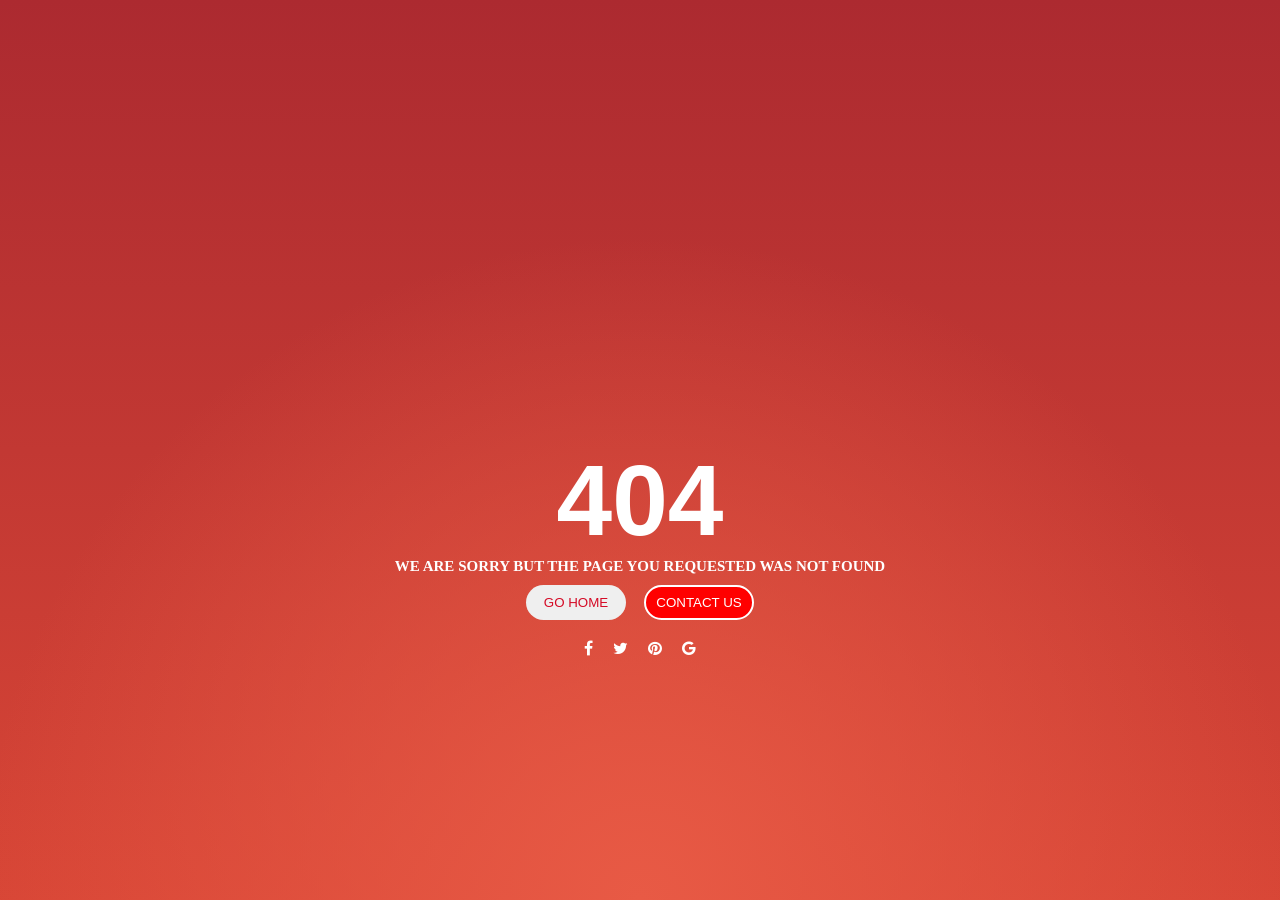
<file: 404 error assignment/index.html>
<!DOCTYPE html>
<html lang="en">
<head>
    <meta charset="UTF-8">
    <meta name="viewport" content="width=device-width, initial-scale=1.0">
    <title>Document</title>
    <link rel="stylesheet" href="https://cdnjs.cloudflare.com/ajax/libs/font-awesome/4.7.0/css/font-awesome.min.css">
    <link rel="stylesheet" href="style.css">
</head>
<body>
     <div class="my-box">
    <h1>404</h1>
    
    <h3>WE ARE SORRY BUT THE PAGE YOU REQUESTED WAS NOT FOUND</h3>
    <div class="button">
        <a href="#"><button class="gohome">GO HOME</button> </a>
       <a href="#"> <button class="contactus">CONTACT US</button></a>
    </div>
    <div class="icons">
        <a href="https://www.facebook.com/" target="_blank"rel="noopener noreferrer" title="Facebook" >
       <span class="fa fa-facebook"></span>
    </a>
    <a href="http://www.twitter.com/"target="_blank"rel="noopener noreferrer" title="Twitter"  >
        <span class="fa fa-twitter"></span>
    </a>
    <a href="https://www.pinterest.com" target="_blank" rel="noopener noreferrer" title="Pinterest">
        <span class="fa fa-pinterest"></span>
    </a>
    <a href="http://www.google.com" target="_blank"rel="noopener noreferrer" title="Google">
        <span class="fa fa-google"></span>
    </a>
    </div>
    


</body>
</html>
</file>
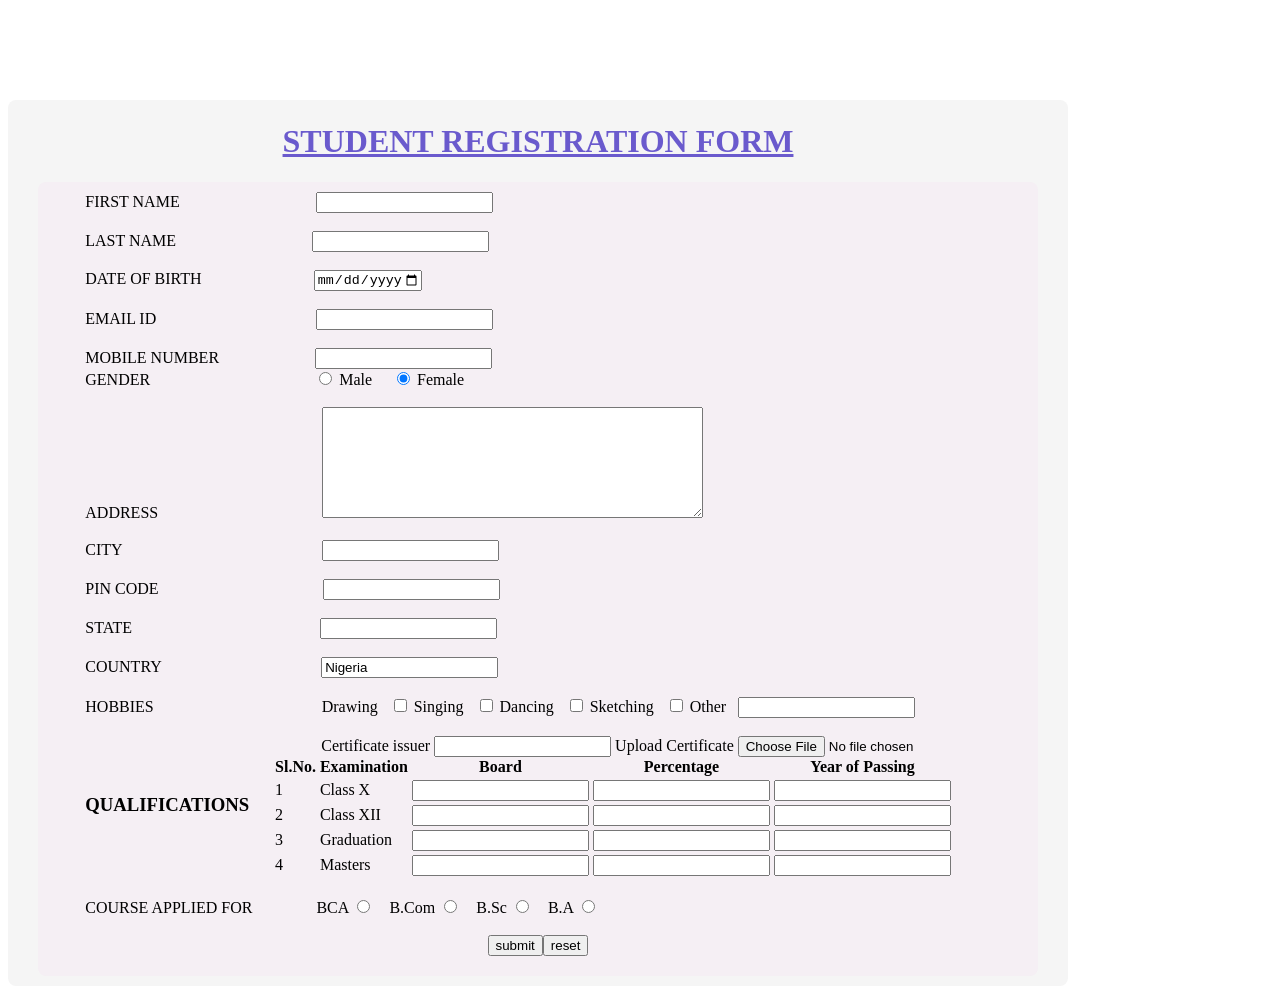
<file: form assignment/index.html>
<!DOCTYPE html>
<html lang="en">
<head>
    <meta charset="UTF-8">
    <meta name="viewport" content="width=device-width, initial-scale=1.0">
    <title>Document</title>
    <link rel="stylesheet" href="style.css">
</head>
<body>
    <div class="my-box">
        <header>
        <h1 class="student">
            STUDENT REGISTRATION FORM
        </h1>
    </header>
    <div>
    <main class="form">
        <section>
            <form action="">
                <div class="biodataa">
                    <label for="firstname">FIRST NAME</label>  &nbsp; &nbsp; &nbsp; &nbsp; &nbsp;  &nbsp; &nbsp; &nbsp; &nbsp;&nbsp; &nbsp;&nbsp; &nbsp;&nbsp; &nbsp;&nbsp; &nbsp;&nbsp; &nbsp;
                    <input type="text" for="firstname" id="firstname" name="firstname"
                    minlength="2" maxlength="30" required> <br>
                    <br>
                    <label for="lastname">LAST NAME</label>  &nbsp; &nbsp; &nbsp; &nbsp; &nbsp;  &nbsp; &nbsp; &nbsp; &nbsp;&nbsp; &nbsp;&nbsp; &nbsp;&nbsp; &nbsp;&nbsp; &nbsp;&nbsp; &nbsp;
                    <input type="text" for="lastname" id="lastname" name="lastname"
                    min="2" maxlength="30" required> <br>
                    <br>
                    <label for="dateofbirth">DATE OF BIRTH</label>  &nbsp; &nbsp; &nbsp; &nbsp; &nbsp;  &nbsp; &nbsp; &nbsp; &nbsp;&nbsp; &nbsp;&nbsp; &nbsp;&nbsp; &nbsp;
                    <input type="date" for="dateofbirth" name="dateofbirth" id="dateofbirth"
                    value="21-08-2026" 
                    min="1960-10-01"
                    max="2021-12-31" > <br>
                    <br>
                    <label for="contactinformation">EMAIL ID</label> &nbsp; &nbsp; &nbsp; &nbsp; &nbsp; &nbsp; &nbsp; &nbsp;  &nbsp; &nbsp; &nbsp; &nbsp; &nbsp; &nbsp; &nbsp;&nbsp; &nbsp;&nbsp; &nbsp;&nbsp; &nbsp;
                    <input type="email" for="contactinformation" id="contactinformation"
                     name="contactinformation" required> <br>
                     <br>
                     <label for="contactinformation">MOBILE NUMBER</label>&nbsp; &nbsp; &nbsp; &nbsp; &nbsp; &nbsp; &nbsp;   &nbsp; &nbsp; &nbsp; &nbsp; &nbsp; 
                     <input type="tel" for="contactinformation" id="contactinformation"
                     name="contactinformation"   <br>
                     <br>
                     <label for="gender">GENDER</label> &nbsp; &nbsp; &nbsp; &nbsp; &nbsp; &nbsp; &nbsp; &nbsp; &nbsp; &nbsp; &nbsp; &nbsp; &nbsp; &nbsp;&nbsp; &nbsp;&nbsp; &nbsp;&nbsp; &nbsp;&nbsp; &nbsp;
                    <input type="radio"  id="male" name="gender" value="male">
                    <label for="male">Male</label> &nbsp; &nbsp; 
                    <input type="radio" id="female" name="gender" value="female" checked>
                    <label for="female">Female</label> &nbsp; &nbsp; 
                    <br>
                    <br>
                    <label for="address">ADDRESS</label>  &nbsp; &nbsp; &nbsp; &nbsp; &nbsp; &nbsp; &nbsp;&nbsp; &nbsp;&nbsp; &nbsp;&nbsp; &nbsp; &nbsp; &nbsp;  &nbsp;&nbsp;&nbsp;&nbsp;&nbsp;&nbsp;&nbsp;&nbsp; &nbsp; &nbsp;
                    
                     <textarea name="address" id="address"  rows="7" cols="45"></textarea> <br>
                     <br>
                    <label for="city">CITY</label>&nbsp; &nbsp;&nbsp; &nbsp;&nbsp; &nbsp;&nbsp; &nbsp; &nbsp; &nbsp; &nbsp; &nbsp; &nbsp;&nbsp; &nbsp;&nbsp; &nbsp;&nbsp; &nbsp;&nbsp; &nbsp;&nbsp; &nbsp;  &nbsp; &nbsp; &nbsp; &nbsp; &nbsp; &nbsp;
                    <input type="text" for="city" id="city" name="city" maxlength="100" minlength="2"
                    required> <br>
                    <br>
                    <label for="pincode">PIN CODE</label>  &nbsp; &nbsp;&nbsp; &nbsp;&nbsp; &nbsp; &nbsp;&nbsp;  &nbsp; &nbsp; &nbsp; &nbsp;&nbsp; &nbsp;&nbsp; &nbsp;&nbsp; &nbsp;&nbsp; &nbsp;&nbsp; &nbsp; &nbsp;  &nbsp;
                    <input type="password" for="pincode" id="pincode" name="pincode" min="6" max="6" minlength="6" maxlength="6"
                    required> <br>
                    <br>
                    <label for="state">STATE</label> &nbsp; &nbsp;&nbsp; &nbsp;&nbsp; &nbsp;&nbsp; &nbsp; &nbsp; &nbsp; &nbsp; &nbsp;&nbsp; &nbsp;&nbsp; &nbsp;&nbsp; &nbsp;&nbsp; &nbsp;&nbsp; &nbsp;  &nbsp; &nbsp; &nbsp; &nbsp; &nbsp;
                    <input type="text" for="state" id="state" name="state" minlength="2" maxlength="30"
                    required> <br>
                    <br>
                    <label for="country">COUNTRY</label> &nbsp; &nbsp; &nbsp; &nbsp;&nbsp; &nbsp;&nbsp; 
                    &nbsp; &nbsp;&nbsp; &nbsp;&nbsp; &nbsp;&nbsp; &nbsp;&nbsp; &nbsp;&nbsp; &nbsp;&nbsp; &nbsp;&nbsp; &nbsp; &nbsp; 
                    <input type="text" for="country" id="country" name="country" minlength="2" maxlength="50"
                    required value="Nigeria"> <br>
                    <br>
                    <label for="hobbies">HOBBIES</label> &nbsp;&nbsp; &nbsp;&nbsp;  &nbsp;&nbsp; &nbsp;&nbsp; &nbsp; &nbsp; &nbsp; &nbsp; &nbsp;&nbsp; &nbsp;&nbsp; &nbsp;&nbsp; &nbsp;&nbsp; &nbsp;&nbsp;  &nbsp; &nbsp; &nbsp;
                    <label for="drawing">Drawing</label> &nbsp;
                    <input type="checkbox" id="singing" name="hobbies" value="singing">
                    <label for="singing">Singing</label> &nbsp;
                    <input type="checkbox" id="dancing" name="hobbies" value="">
                    <label for="dancing">Dancing</label> &nbsp;
                    <input type="checkbox" id="sketching" name="hobbies" value="sketching">
                    <label for="sketching">Sketching</label> &nbsp;
                    <input type="checkbox" id="others" name="others" value="others">
                    <label for="others">Other</label> &nbsp; <input type="text" for="others" name="others" id="others"> <br>
                    <br>
                    &nbsp;&nbsp; &nbsp;&nbsp; &nbsp;&nbsp; &nbsp;&nbsp; &nbsp;&nbsp; &nbsp;&nbsp; &nbsp;&nbsp; &nbsp;&nbsp; &nbsp;&nbsp; &nbsp;&nbsp;&nbsp;  &nbsp;&nbsp; &nbsp;&nbsp; &nbsp;&nbsp; &nbsp;&nbsp; &nbsp;&nbsp; &nbsp;&nbsp; &nbsp;&nbsp; &nbsp;&nbsp; &nbsp;&nbsp; &nbsp;<label for="certificateissuer">Certificate issuer</label> 
                    <input type="text" for="certificateissuer" id="certificateissuer" name="certificateissuer">
                    <label for="uploadcertificate">Upload Certificate</label>
                    <input type="file" id="uploadcertificate" accept="images/*"/> <br>
                    <br>
                    <h3 >QUALIFICATIONS</h3>
                   

                        
                    
                     <div class="table">
                        
                        <table class="arrange"> 
                    <tr>
                      <th><label for="examnumber">Sl.No.</label></th>
                      <th><label for="exam">Examination</label></th>
                      <th><label for="board">Board</label></th>
                     <th><label for="percentage">Percentage</label></th>
                    <th><label for="year">Year of Passing</label></th>
                   </tr>

                   <tbody>
                <tr> 
                      <td>1</td>
                      <td>Class X</td>
                      <td><input type="text" for="board" id="board" name="board" maxlength="10"></td>
                      <td><input type="text" for="percentage" id="percentage" name="percentage"></td>
                      <td><input type="text" for="year" id="year" name="year" id=></td>
                 </tr>

                <tr>
                        <td>2</td>
                        <td>Class XII</td>
                        <td><input type="text" for="board" id="board" name="board" maxlength="10"></td>
                        <td><input type="text" for="percentaage" id="percentage" name="percentage"></td>
                        <td><input type="text" for="year" id="year" name="year" id=></td>
                 </tr>

                 <tr>
                        <td>3</td>
                        <td>Graduation</td>
                        <td><input type="text" for="board" id="board" name="board" maxlength="10"></td>
                        <td><input type="text" for="percentage" id="percentage" name="percentage"></td>
                        <td><input type="text" for="year" id="year" name="year" id=></td>  
                 </tr>

                 <tr>
                         <td>4</td>
                         <td>Masters</td>
                         <td><input type="text" for="baard" id="board" name="board" maxlength="10"></td>
                         <td><input type="text" for="percentage" id="percentage" name="percentage"></td>
                         <td><input type="text" for="year" id="year" name="year" id=""></td>
                 </tr>

                   </tbody>
                  </table>
                     </div> 
                     <br>
                     <label for="course">COURSE APPLIED FOR</label> &nbsp;&nbsp;&nbsp;&nbsp;&nbsp;&nbsp;&nbsp;&nbsp;&nbsp;&nbsp;&nbsp;&nbsp;&nbsp;&nbsp;
                     <label for="BCA">BCA</label>
                     <input type="radio" id="B.Com" name="course" value="B.Com"> &nbsp;&nbsp;
                     <label for="B.Com">B.Com</label>
                     <input type="radio" id="B.Sc" name="course" value="B.Sc"> &nbsp;&nbsp;
                     <label for="B.Sc">B.Sc</label>
                     <input type="radio" id="B.A" name="course" value="B.A"> &nbsp;&nbsp;
                     <label for="B.A">B.A</label>
                     <input type="radio"  id="B.A" name="course" value="B.A"> <br>
                     <br>
                     <div class="submit" >
                    <input type="submit" value="submit">
                    <input type="reset" value="reset">
                    </div> 
                </div> 
            </form>
                </form>
            </div>
        </section>
    </main>
    
</body>
</html>
</file>
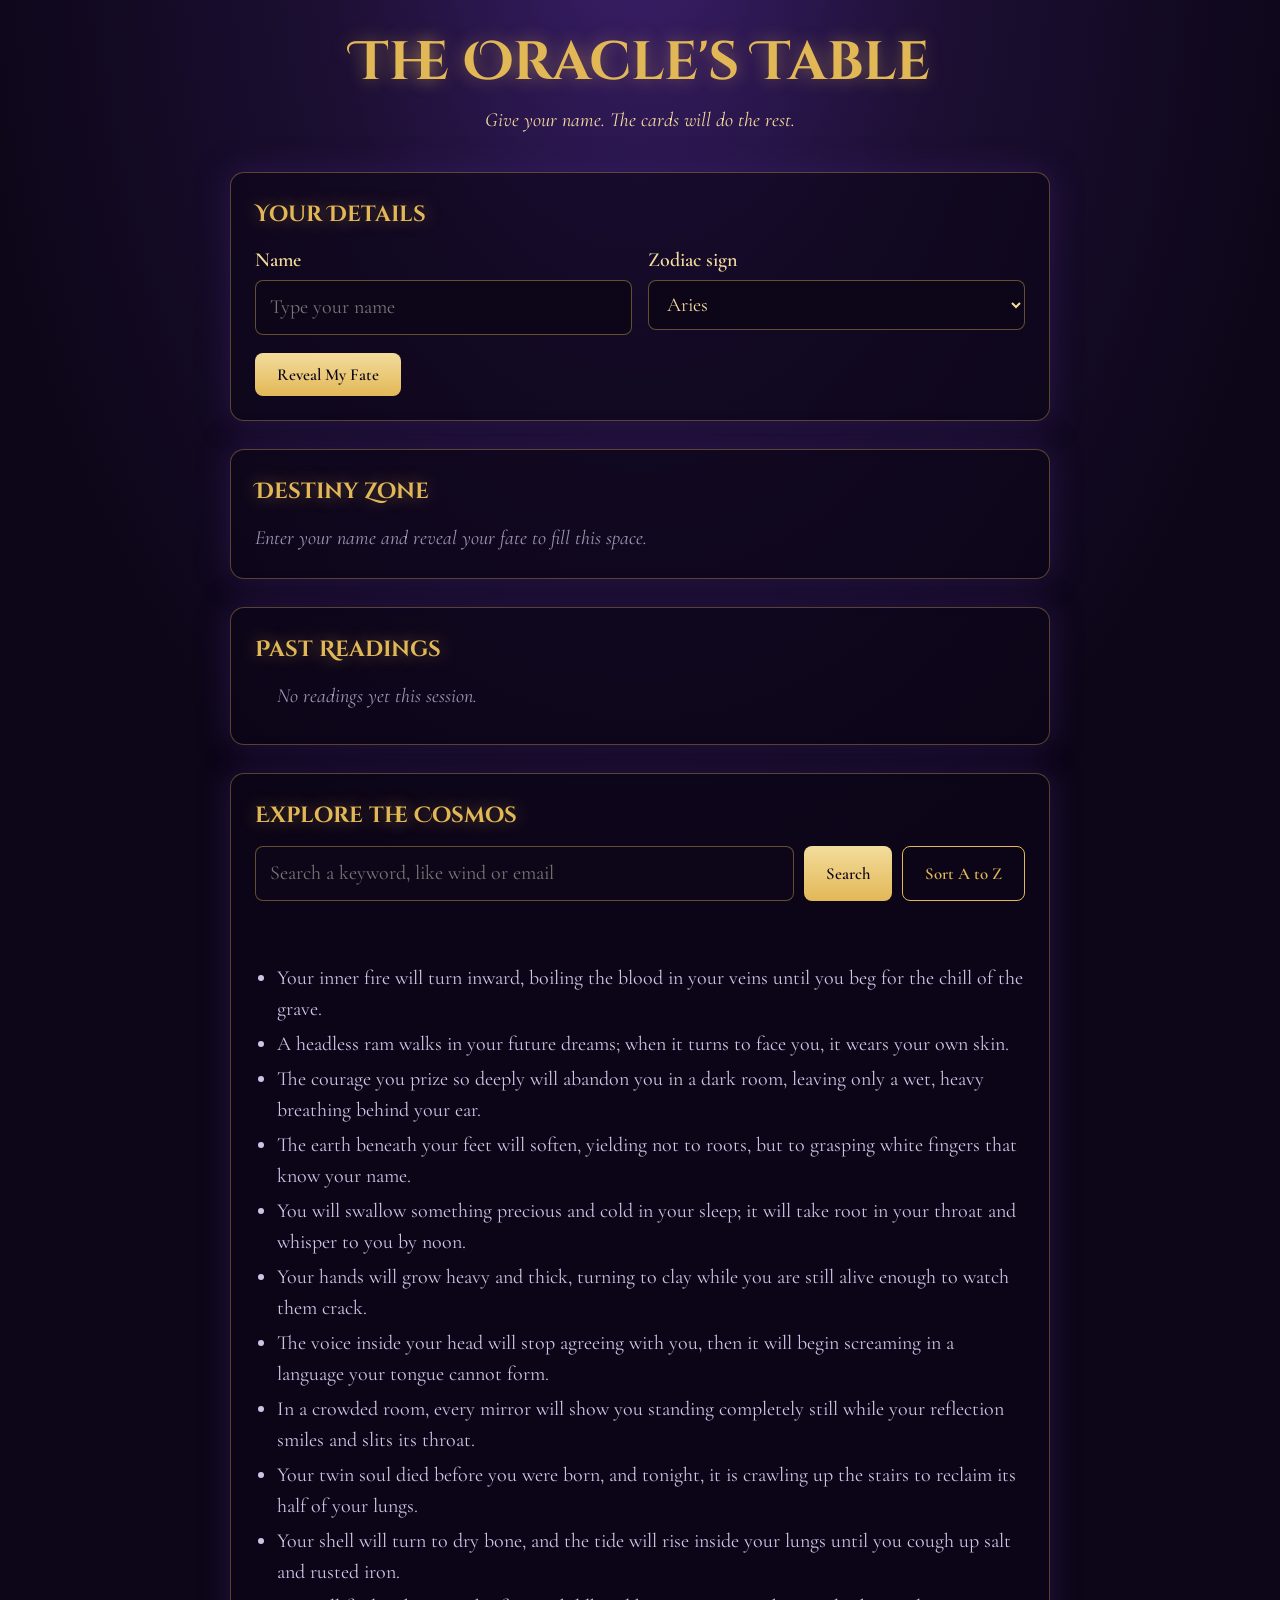
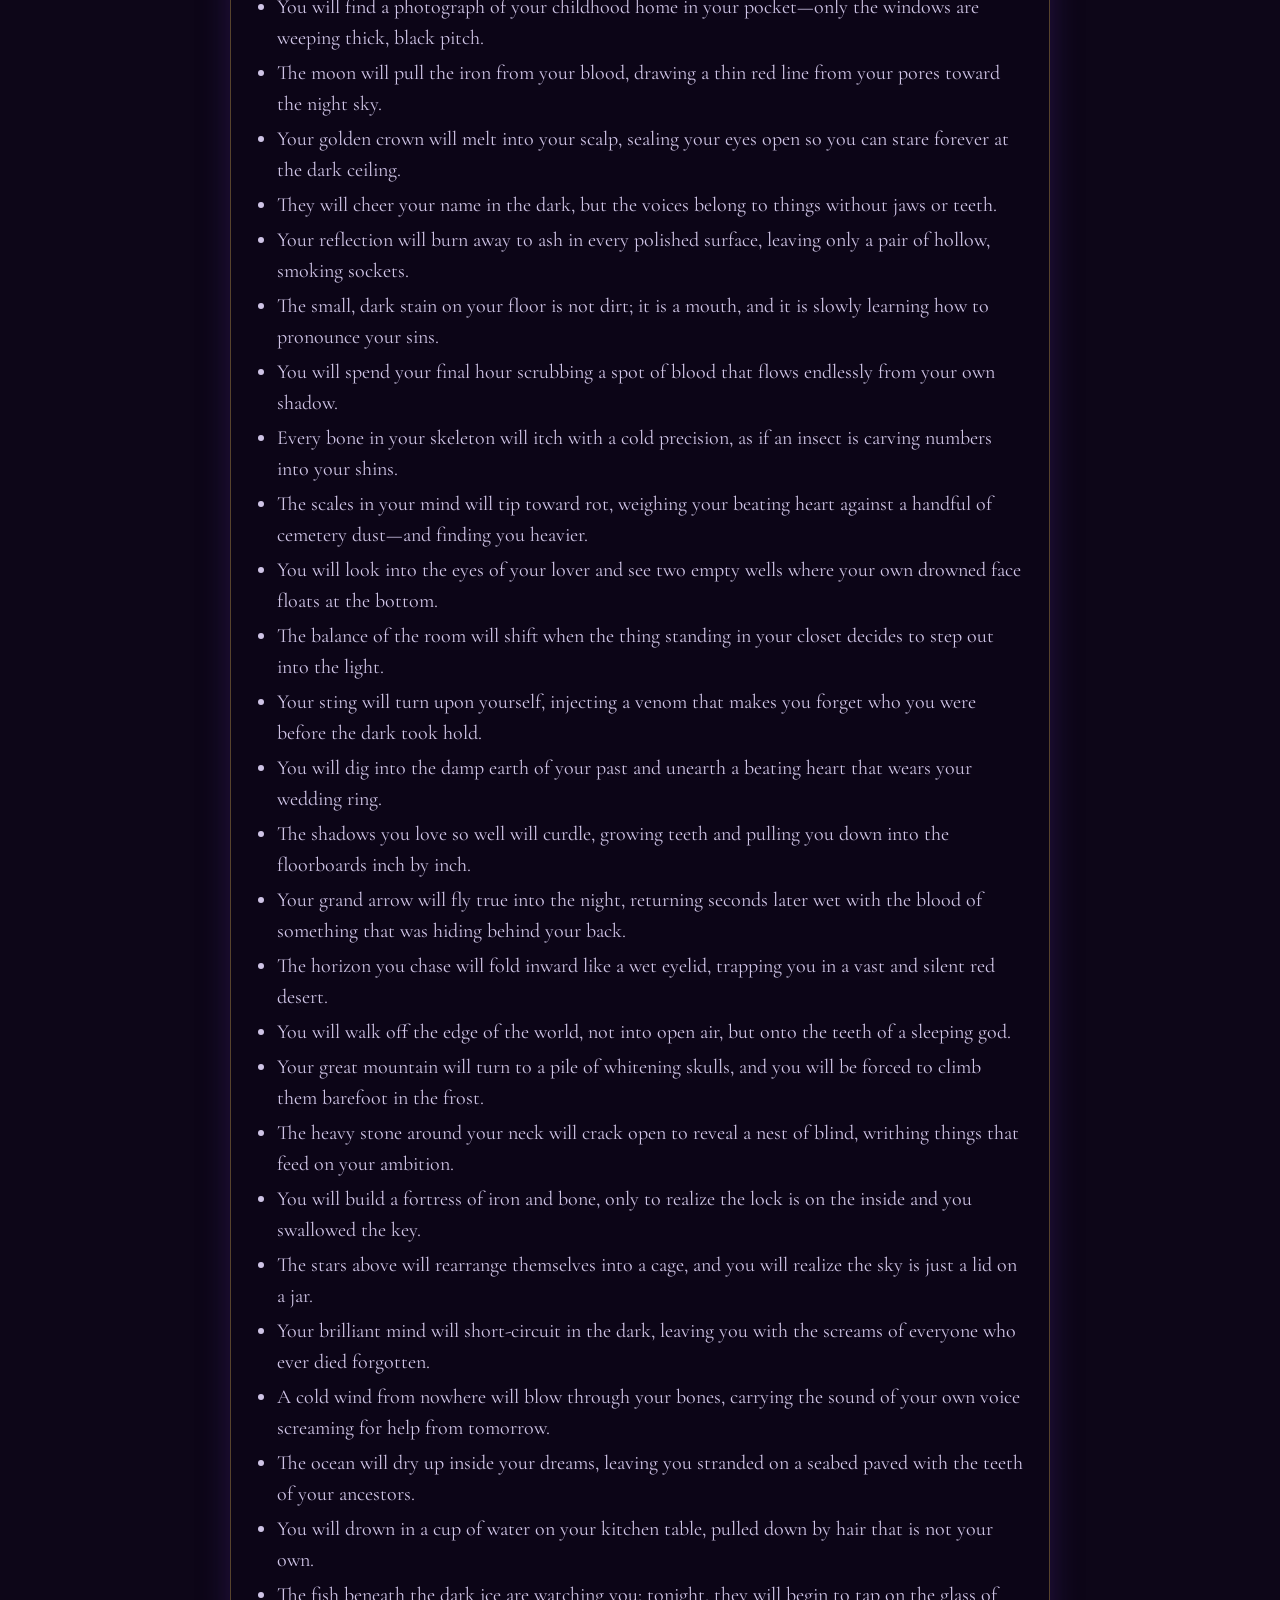
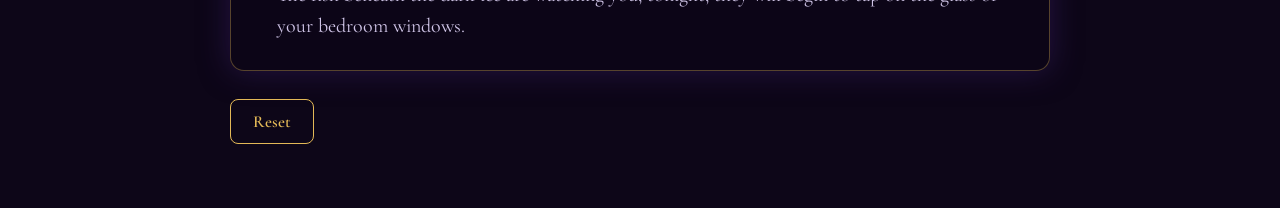
<file: Fortune Teller/index.html>
<!doctype html>
<html lang="en">
  <head>
    <meta charset="utf-8" />
    <meta
      name="viewport"
      content="width=device-width, initial-scale=1, viewport-fit=cover"
    />
    <title>The Oracle's Table</title>
    <link rel="preconnect" href="https://fonts.googleapis.com" />
    <link
      href="https://fonts.googleapis.com/css2?family=Cinzel+Decorative:wght@700&family=Cormorant+Garamond:ital,wght@0,400;0,600;1,400&display=swap"
      rel="stylesheet"
    />
    <link rel="stylesheet" href="style.css" />
  </head>
  <body>
    <main>
      <h1>The Oracle's Table</h1>
      <p class="sub">Give your name. The cards will do the rest.</p>

      <section aria-labelledby="formTitle">
        <h2 id="formTitle">Your Details</h2>
        <div class="row">
          <div>
            <label for="name">Name</label>
            <input
              id="name"
              type="text"
              placeholder="Type your name"
              autocomplete="given-name"
            />
          </div>
          <div>
            <label for="sign">Zodiac sign</label>
            <select id="sign">
              <option>Aries</option>
              <option>Taurus</option>
              <option>Gemini</option>
              <option>Cancer</option>
              <option>Leo</option>
              <option>Virgo</option>
              <option>Libra</option>
              <option>Scorpio</option>
              <option>Sagittarius</option>
              <option>Capricorn</option>
              <option>Aquarius</option>
              <option>Pisces</option>
            </select>
          </div>
        </div>
        <button id="revealBtn" type="button">Reveal My Fate</button>
        
      </section>

      <section
        id="destinyZone"
        aria-live="polite"
        aria-labelledby="destinyTitle"
      >
        <h2 id="destinyTitle">Destiny Zone</h2>
        <div id="destinyContent">
          <p class="empty">
            Enter your name and reveal your fate to fill this space.
          </p>
        </div>
      </section>

      <section aria-labelledby="pastTitle">
        <h2 id="pastTitle">Past Readings</h2>
        <ul id="history">
          <li class="empty" style="list-style: none">
            No readings yet this session.
          </li>
        </ul>
      </section>

      <section aria-labelledby="cosmosTitle">
        <h2 id="cosmosTitle">Explore the Cosmos</h2>
        <div class="bar">
          <input
            id="searchInput"
            type="text"
            placeholder="Search a keyword, like wind or email"
            aria-label="Search fortunes"
          />
          <button id="searchBtn" type="button">Search</button>
          <button id="sortBtn" type="button" class="ghost">Sort A to Z</button>
        </div>
        <p id="searchResult"></p>
        <ul id="archive"></ul>
        
      </section>
      <button id="resetBtn" type="button" class="ghost">Reset</button>
    </main>
    <div id="customModal" class="modal-overlay">
  <div class="modal-box">
    <h2>⚠️ Divine Decree</h2>
    <p id="modalMessage"></p>
    <button onclick="closeModal()">I Obey</button>
  </div>
</div>

    <script src="script.js"></script>
  </body>
</html>
</file>
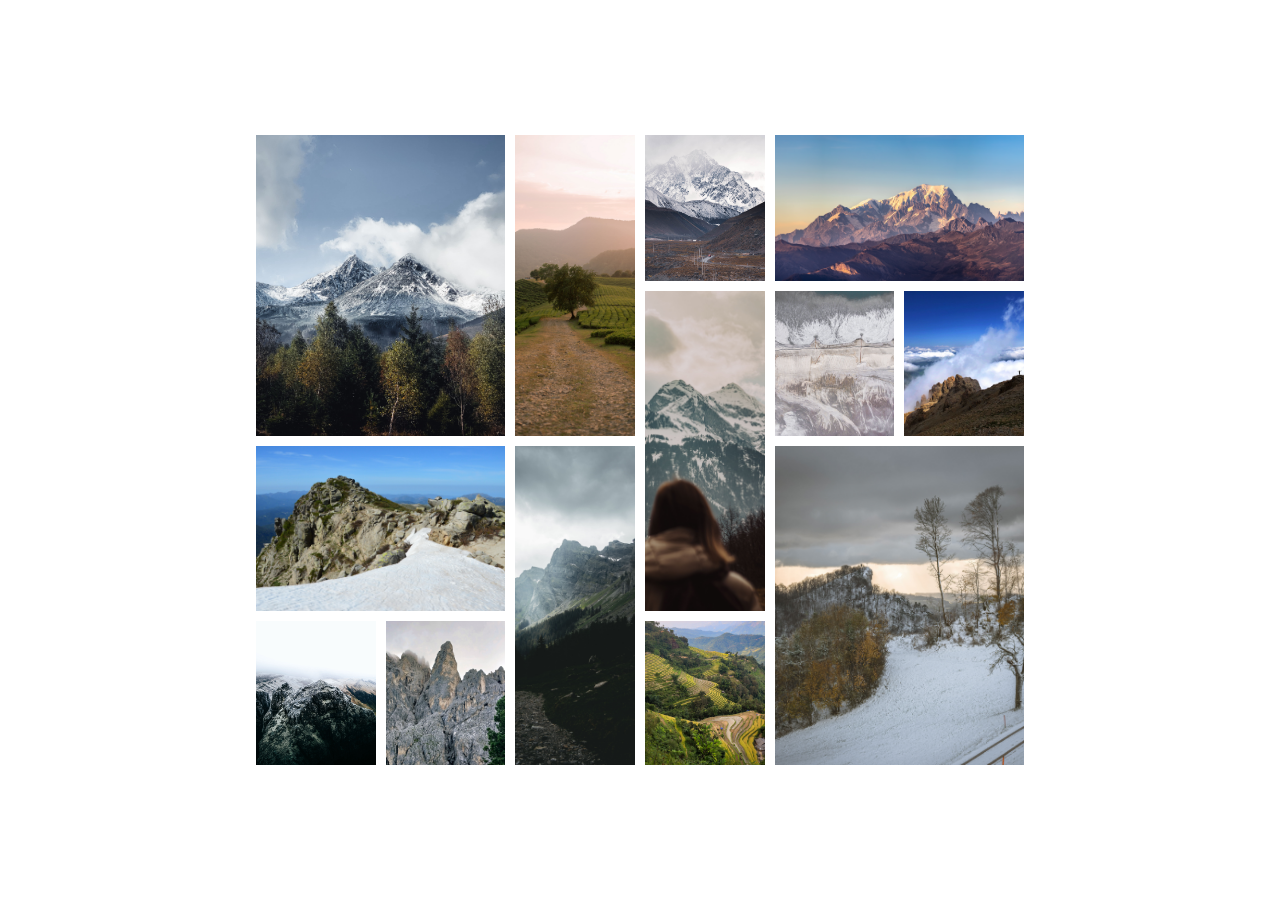
<file: GridAssignment/index.html>
<!DOCTYPE html>
<html lang="en">
<head>
    <meta charset="UTF-8">
    <meta name="viewport" content="width=device-width, initial-scale=1.0">
    <title>Document</title>
    <link rel="stylesheet" href="grid.css">
</head>
<body>
     <!-- <header>
        <nav></nav>
    </header>
    <ul>Category</ul>
    <main>Main content</main>
    <aside>Sidebar</aside>
    <footer>Footer</footer> -->
    <div class="grid">
        <div class="item-1"><img src="images/item1.jpg" alt=""></div>
        <div class="item-2"><img src="images/item2.jpg" alt=""></div>
        <div class="item-3"><img src="images/item3.jpg" alt=""></div>
        <div class="item-4"><img src="images/item4.jpg" alt=""></div>
        <div class="item-5"><img src="images/item5.jpg" alt=""></div>
        <div class="item-6"><img src="images/item6.jpg" alt=""></div>
        <div class="item-7"><img src="images/item7.jpg" alt=""></div>
        <div class="item-8"><img src="images/item8.jpg" alt=""></div>
        <div class="item-9"><img src="images/item9.jpg" alt=""></div>
        <div class="item-10"><img src="images/item10.jpg" alt=""></div>
        <div class="item-11"><img src="images/item11.jpg" alt=""></div>
        <div class="item-12"><img src="images/item12.jpg" alt=""></div>
        <div class="item-13"><img src="images/item13.jpg" alt=""></div>

    </div>
</body>
</html>
</file>
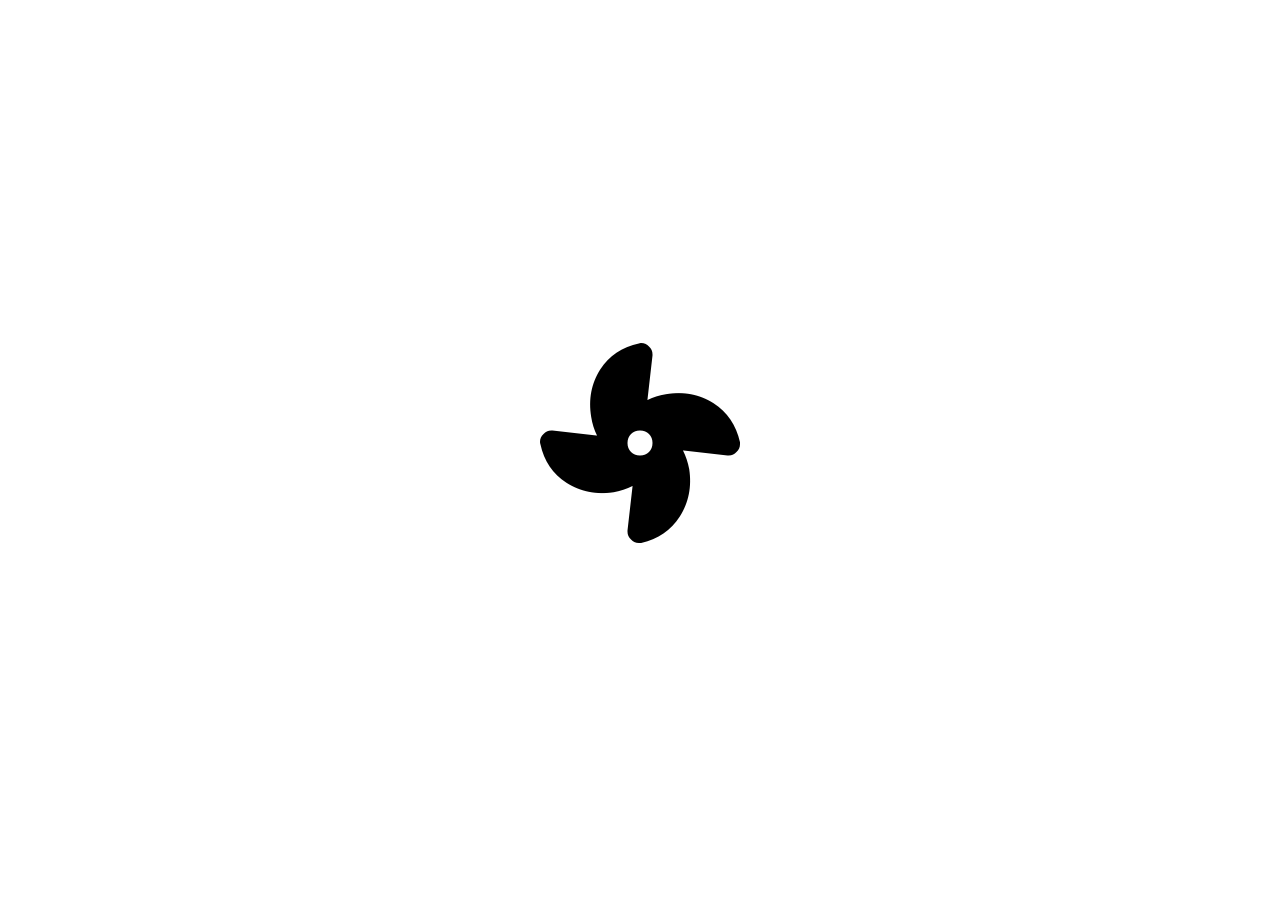
<file: spin assignment/index.html>
<!DOCTYPE html>
<html lang="en">
<head>
    <meta charset="UTF-8">
    <meta name="viewport" content="width=device-width, initial-scale=1.0">
    <title>Document</title>
    <link rel="stylesheet" href="fan.css">
    <link rel="stylesheet" href="https://cdnjs.cloudflare.com/ajax/libs/font-awesome/6.7.2/css/all.min.css">

</head>
<body>
    
<div class="fan">
    <i class="fa-solid fa-fan"></i>
</div>

</body>
</html>
</file>
<file: 404 error assignment/style.css>
html, body {
    margin: 0;
    padding: 0;
    width: 100%;
}
.my-box {
  width: 100%;
  min-height: 100vh; /* fills the full viewport height instead of a fixed 600px */
  background:
    radial-gradient(circle at 50% 100%, #e85a45 0%, transparent 60%),
    linear-gradient(180deg, #ac2a30 0%, #d84636 100%);
  display: flex;
  flex-direction: column;
  align-items: center;
  justify-content: center;
  box-sizing: border-box;
}

* {
  margin: 0;
  padding: 0;
}
h1,
h3 {
  display: flex;
  justify-content: center;
  color: white;
}

.button {
  display: flex;
  justify-content: center;
  margin: 10px;
  gap: 18px;
}
h1 {
  font-weight: bold;
  font-size: 100px;
  padding-top: 200px;
  font-family: Arial;
  color: white;
}
h3 {
  font-weight: bold;
  font-size: 15px;
}
.gohome {
  color: #d40b26;
  padding: 10px;
  border: none;
  border-radius: 50px;
  width: 100px;
}
.contactus {
  background-color: red;
  width: 110px;
  border-color: white;
  border-style: solid;
  border-width: 2px;
  border-radius: 55px;
  color: white;
  height: 35px;
}

.icons {
  display: flex;
  justify-content: center;
  gap: 20px;
  margin-top: 10px;
}
.fa {
  color: white;
}
</file>
<file: form assignment/style.css>
.my-box {
  background-color: whitesmoke;
  padding-top: 2px;
  padding-left: 30px;
  padding-right: 30px;
  padding-bottom: 10px;
  max-width: 1000px;
  margin-top: 100px;
  border-radius: 8px;
}

.table{
   
    display: flex;
    justify-content: center;
}

.arrange{
  
    padding-left: 150px;
    margin-top: -80px;
}

.qualify{
   padding-bottom: -200px;
}
.submit{
    display: flex;
    justify-content: center;
}
.form{
 background-color: #f5eff4;
 display: flex;
 justify-content: center;
 margin-top: 20px;
 padding-top: 10px;
 padding-bottom: 20px;
 border-radius: 8px;
 padding-left: -30px;
}

.student{
    display: flex;
    justify-content: center;
    color: #6A5ACD;
    font-weight: bold;
    text-decoration: underline;
}
</file>
<file: Fortune Teller/style.css>
:root {
  --void: #0d0618;
  --plum: #1c0f33;
  --violet: #3b1f6b;
  --gold: #e2b857;
  --gold-soft: #f3dc9c;
  --mist: #cfc4e6;
  --blood: #d0566f;
  --display: "Cinzel Decorative", Georgia, serif;
  --body: "Cormorant Garamond", Georgia, serif;
  color-scheme: dark;
  box-sizing: border-box;
  padding-top: env(safe-area-inset-top, 0px);
  padding-bottom: env(safe-area-inset-bottom, 0px);
}
*,
*::before,
*::after {
  box-sizing: inherit;
}
html {
  scroll-padding-top: env(safe-area-inset-top, 0px);
}
body {
  margin: 0;
  min-height: 100vh;
  color: var(--mist);
  font: 20px/1.55 var(--body);
  background: radial-gradient(
      ellipse at 50% -10%,
      var(--violet) 0%,
      var(--plum) 35%,
      var(--void) 75%
    )
    fixed var(--void);
}
main {
  max-width: 860px;
  margin: 0 auto;
  padding: 32px 20px 64px;
}
h1,
h2 {
  font-family: var(--display);
  color: var(--gold);
  font-weight: 700;
  margin: 0;
  text-shadow: 0 0 18px rgba(226, 184, 87, 0.45);
}
h1 {
  font-size: clamp(2rem, 7vw, 3.4rem);
  text-align: center;
  line-height: 1.15;
}
.sub {
  text-align: center;
  font-style: italic;
  margin: 10px 0 36px;
  color: var(--gold-soft);
}
h2 {
  font-size: 1.4rem;
  margin-bottom: 14px;
}
section {
  border: 1px solid rgba(226, 184, 87, 0.35);
  border-radius: 14px;
  padding: 24px;
  margin-bottom: 28px;
  background: rgba(13, 6, 24, 0.6);
  box-shadow: 0 0 30px rgba(59, 31, 107, 0.5);
}
label {
  display: block;
  font-weight: 600;
  color: var(--gold-soft);
  margin-bottom: 4px;
}
input,
select {
  width: 100%;
  padding: 11px 14px;
  font: inherit;
  color: var(--gold-soft);
  background: var(--void);
  border: 1px solid rgba(226, 184, 87, 0.4);
  border-radius: 8px;
}
input:focus-visible,
select:focus-visible,
button:focus-visible {
  outline: 2px solid var(--gold);
  outline-offset: 2px;
}
.row {
  display: grid;
  grid-template-columns: 1fr 1fr;
  gap: 16px;
  margin-bottom: 18px;
}
button {
  font: 600 1.05rem var(--body);
  cursor: pointer;
  padding: 11px 22px;
  border-radius: 8px;
  color: var(--void);
  background: linear-gradient(180deg, var(--gold-soft), var(--gold));
  border: 0;
}
button:hover {
  box-shadow: 0 0 18px rgba(226, 184, 87, 0.6);
}
button.ghost {
  background: transparent;
  color: var(--gold);
  border: 1px solid var(--gold);
}
.summary {
  font-size: 1.25rem;
  margin: 0 0 20px;
}
.summary b {
  color: var(--gold-soft);
}
.status {
  font-family: var(--display);
  padding: 2px 12px;
  border-radius: 99px;
  border: 1px solid currentColor;
  white-space: nowrap;
}
.Blessed {
  color: var(--gold);
}
.Cursed {
  color: var(--blood);
}
.cards {
  display: grid;
  grid-template-columns: repeat(3, 1fr);
  gap: 14px;
  perspective: 900px;
}
.card {
  min-height: 190px;
  padding: 16px;
  display: flex;
  flex-direction: column;
  justify-content: space-between;
  text-align: center;
  border: 1px solid var(--gold);
  border-radius: 12px;
  background: linear-gradient(160deg, var(--violet), var(--void));
  box-shadow: 0 0 20px rgba(226, 184, 87, 0.25) inset;
  animation: flip 0.7s ease both;
}
.card:nth-child(2) {
  animation-delay: 0.2s;
}
.card:nth-child(3) {
  animation-delay: 0.4s;
}
.card small {
  color: var(--gold);
  font-family: var(--display);
  font-size: 0.8rem;
}
.card p {
  margin: 10px 0;
  font-style: italic;
  color: var(--gold-soft);
}
@keyframes flip {
  from {
    transform: rotateY(90deg);
    opacity: 0;
  }
  to {
    transform: none;
    opacity: 1;
  }
}
.empty {
  font-style: italic;
  opacity: 0.75;
  margin: 0;
}
.bar {
  display: flex;
  gap: 10px;
  flex-wrap: wrap;
  margin-bottom: 16px;
}
.bar input {
  flex: 1 1 200px;
  width: auto;
}
ul {
  margin: 0;
  padding-left: 22px;
}
li {
  margin: 4px 0;
}
mark {
  background: rgba(226, 184, 87, 0.3);
  color: var(--gold-soft);
  padding: 0 2px;
  border-radius: 3px;
}
#searchResult {
  margin: 0 0 16px;
  min-height: 1.5em;
}
#history li {
  margin-bottom: 8px;
}


.modal-overlay {
  display: none;
  position: fixed;
  inset: 0;
  background: radial-gradient(circle at center,
              rgba(20, 0, 0, 0.15) 0%,
              rgba(0, 0, 0, 0.75) 100%);
  backdrop-filter: blur(1px) saturate(0.6);
  -webkit-backdrop-filter: blur(1px) saturate(0.6);
  justify-content: center;
  align-items: center;
  z-index: 1000;
}

.modal-overlay.show {
  display: flex;
}

/* The box: see-through, cold, faintly bleeding */
.modal-box {
  background: rgba(10, 4, 6, 0.72);
  color: #b9a7a7;
  padding: 34px 28px 28px;
  border-radius: 4px;
  text-align: center;
  max-width: 400px;
  width: 85%;
  border: 1px solid rgba(140, 20, 20, 0.55);
  box-shadow: 0 0 25px rgba(140, 0, 0, 0.35),
              inset 0 0 40px rgba(0, 0, 0, 0.8);
  font-family: Georgia, "Times New Roman", serif;
  animation: creepIn 0.9s ease-out;
}

.modal-box h2 {
  margin: 0;
  font-size: 24px;
  font-weight: normal;
  letter-spacing: 3px;
  color: #a31212;
  text-shadow: 0 0 8px rgba(163, 18, 18, 0.7);
  animation: flicker 4s infinite;
}

.modal-box p {
  font-size: 17px;
  font-style: italic;
  line-height: 1.6;
  margin: 18px 0 26px;
  color: #a89494;
  text-shadow: 0 0 6px rgba(0, 0, 0, 0.9);
}

/* Button: barely there until you hover */
.modal-box button {
  background: rgba(60, 0, 0, 0.35);
  color: #a31212;
  border: 1px solid rgba(140, 20, 20, 0.6);
  padding: 10px 30px;
  font-size: 13px;
  letter-spacing: 3px;
  text-transform: uppercase;
  border-radius: 2px;
  cursor: pointer;
  width: auto;
  box-shadow: none;
  transition: all 0.4s ease;
}

.modal-box button:hover {
  background: rgba(110, 0, 0, 0.55);
  color: #e04040;
  box-shadow: 0 0 15px rgba(200, 0, 0, 0.5);
}

/* @media (max-width: 620px) {
  .row,
  .cards {
    grid-template-columns: 1fr;
  }
  .card {
    min-height: 130px;
  }
}
@media (prefers-reduced-motion: reduce) {
  .card {
    animation: none;
  }
} */
</file>
<file: GridAssignment/grid.css>
body{
    margin: 0;                   
    display: flex;               
    flex-direction: column;      
    justify-content: center;    
    align-items: center;         
    min-height: 100vh;           
    text-align: center;
}
.grid{
    width: 60vw;
    height: 70vh;
    margin: 0;
    display: grid; 
    grid-template-columns: repeat(6, 1fr); 
    grid-template-areas: 
    "area-a area-a area-e area-i area-j area-j"
    "area-a area-a area-e area-h area-k area-l"
    "area-b area-b area-f area-h area-m area-m"
    "area-c area-d area-f area-g area-m area-m"
    ;
    grid-template-rows: auto;
    gap: 10px;
}
img{
    width: 100%;
  height: 100%;
  object-fit: cover; 
  display: block;
}
.item-1{grid-area: area-a;}
.item-2{grid-area: area-b;}
.item-3{grid-area: area-c;}
.item-4{grid-area: area-d;}
.item-5{grid-area: area-e;}
.item-6{grid-area: area-f;}
.item-7{grid-area: area-g;}
.item-8{grid-area: area-h;}
.item-9{grid-area: area-i;}
.item-10{grid-area: area-j;}
.item-11{grid-area: area-k;}
.item-12{grid-area: area-l;}
.item-13{grid-area: area-m;}
</file>
<file: spin assignment/fan.css>
body{
    margin: 0;                   
    display: flex;               
    flex-direction: column;      
    justify-content: center;    
    align-items: center;         
    min-height: 100vh;           
    text-align: center;
}
.fan{
    font-size: 200px;
    display: inline-block;
    animation: spinfan 2s linear infinite; 
}
@keyframes spinfan{
    0% { transform: rotate(0deg); }
  100% { transform: rotate(360deg); }
}
</file>
